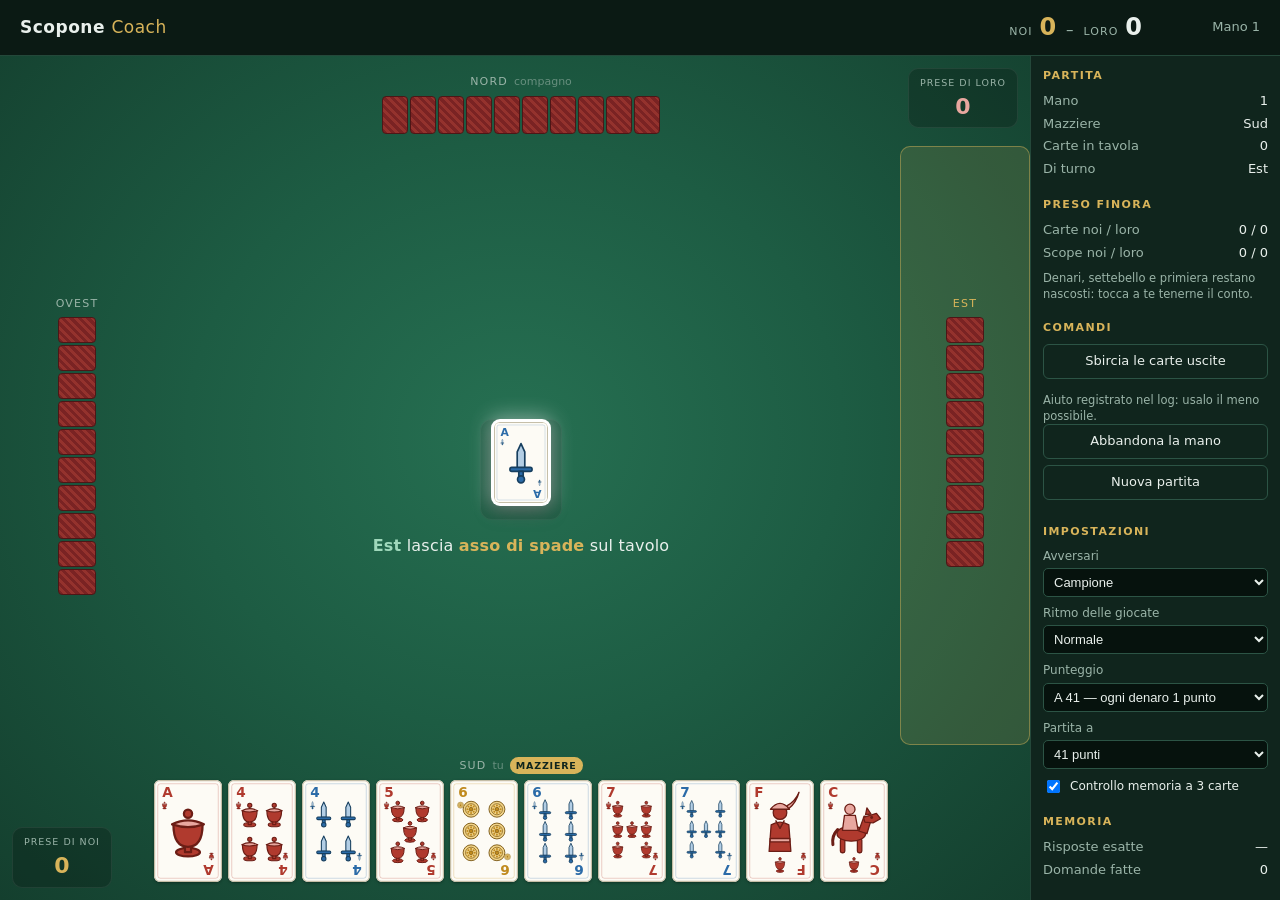
<file: index.html>
<!DOCTYPE html>
<html lang="it">
<head>
<meta charset="utf-8">
<meta name="viewport" content="width=device-width,initial-scale=1,viewport-fit=cover">
<title>Scopone Coach</title>
<meta name="description" content="Allenamento a scopone scientifico contro tre avversari virtuali, per imparare a ricordare le carte.">
<meta name="theme-color" content="#0b1a14">
<meta name="mobile-web-app-capable" content="yes">
<meta name="apple-mobile-web-app-capable" content="yes">
<meta name="apple-mobile-web-app-status-bar-style" content="black-translucent">
<meta name="apple-mobile-web-app-title" content="Scopone">
<link rel="icon" href="icona.svg" type="image/svg+xml">
<link rel="apple-touch-icon" href="icona.svg">
<link rel="manifest" href="manifest.webmanifest">
<link rel="stylesheet" href="style.css">
</head>
<body>

<header id="testa">
  <h1>Scopone <span>Coach</span></h1>
  <div id="tabellone">
    <div class="sq sq0"><span class="et">Noi</span><span class="pt" id="pt0">0</span></div>
    <div class="sep">–</div>
    <div class="sq sq1"><span class="et">Loro</span><span class="pt" id="pt1">0</span></div>
  </div>
  <div id="statoMano">Mano 1</div>
</header>

<main>
  <section id="tavoloWrap">
    <div class="posto posto-nord" id="posto2">
      <div class="etichetta">Nord <em>compagno</em><span class="cartaro">mazziere</span></div>
      <div class="dorsi" id="dorsi2"></div>
    </div>

    <div class="posto posto-ovest" id="posto3">
      <div class="etichetta">Ovest<span class="cartaro">mazziere</span></div>
      <div class="dorsi" id="dorsi3"></div>
    </div>

    <div class="posto posto-est" id="posto1">
      <div class="etichetta">Est<span class="cartaro">mazziere</span></div>
      <div class="dorsi" id="dorsi1"></div>
    </div>

    <div id="centro">
      <div id="ultime"></div>
      <div id="tavolo"></div>
      <div id="messaggio"></div>
    </div>

    <div class="mazzetto mazzetto-loro" id="mazzoLoro">
      <span class="et">prese di Loro</span>
      <span class="n">0</span>
    </div>
    <div class="mazzetto mazzetto-noi" id="mazzoNoi">
      <span class="et">prese di Noi</span>
      <span class="n">0</span>
    </div>

    <div class="posto posto-sud" id="posto0">
      <div class="etichetta">Sud <em>tu</em><span class="cartaro">mazziere</span></div>
      <div id="mia"></div>
    </div>
  </section>

  <aside id="lato">
    <div class="pannello">
      <h2>Partita</h2>
      <dl id="info">
        <dt>Mano</dt><dd id="iMano">1</dd>
        <dt>Mazziere</dt><dd id="iMazziere">Ovest</dd>
        <dt>Carte in tavola</dt><dd id="iTavolo">0</dd>
        <dt>Di turno</dt><dd id="iTurno">Sud</dd>
      </dl>
    </div>

    <div class="pannello">
      <h2>Preso finora</h2>
      <dl id="bottino">
        <dt>Carte noi / loro</dt><dd id="bCarte">0 / 0</dd>
        <dt>Scope noi / loro</dt><dd id="bScope">0 / 0</dd>
      </dl>
      <p class="nota">Denari, settebello e primiera restano nascosti: tocca a te tenerne il conto.</p>
    </div>

    <div class="pannello">
      <h2>Comandi</h2>
      <button id="btnSbircia" class="secondario">Sbircia le carte uscite</button>
      <p class="nota" id="notaSbircia">Aiuto registrato nel log: usalo il meno possibile.</p>
      <button id="btnNuovaMano" class="secondario">Abbandona la mano</button>
      <button id="btnNuovaPartita" class="secondario">Nuova partita</button>
    </div>

    <div class="pannello">
      <h2>Impostazioni</h2>
      <label>Avversari
        <select id="optLivello">
          <option value="principiante">Principiante</option>
          <option value="intermedio">Intermedio</option>
          <option value="campione" selected>Campione</option>
        </select>
      </label>
      <label>Ritmo delle giocate
        <select id="optRitardo">
          <option value="700">Svelto</option>
          <option value="1100" selected>Normale</option>
          <option value="1700">Lento</option>
          <option value="2400">Molto lento</option>
        </select>
      </label>
      <label>Punteggio
        <select id="optSistema">
          <option value="quarantuno" selected>A 41 — ogni denaro 1 punto</option>
          <option value="classico">Classico — carte, denari, 7 bello, primiera</option>
        </select>
      </label>
      <label>Partita a
        <select id="optObiettivo"></select>
      </label>
      <label class="check">
        <input type="checkbox" id="optCheckpoint" checked>
        Controllo memoria a 3 carte
      </label>
    </div>

    <div class="pannello">
      <h2>Memoria</h2>
      <dl id="statMem">
        <dt>Risposte esatte</dt><dd id="mAcc">—</dd>
        <dt>Domande fatte</dt><dd id="mTot">0</dd>
      </dl>
    </div>

    <div class="pannello" id="panArchivio">
      <h2>Archivio mani</h2>
      <dl><dt>Mani salvate</dt><dd id="aCount">0</dd></dl>
      <button id="btnCopiaArchivio" class="secondario">Copia tutto per l'analisi</button>
      <button id="btnScaricaArchivio" class="secondario">Scarica l'archivio</button>
      <button id="btnSvuotaArchivio" class="secondario">Svuota</button>
      <p class="nota">Le mani restano nel browser di questo dispositivo.</p>
    </div>
  </aside>
</main>

<div id="velo" class="nascosto"></div>
<div id="finestra" class="nascosto"></div>

<script src="rules.js"></script>
<script src="carte.js"></script>
<script src="ai.js"></script>
<script src="app.js"></script>
</body>
</html>
</file>
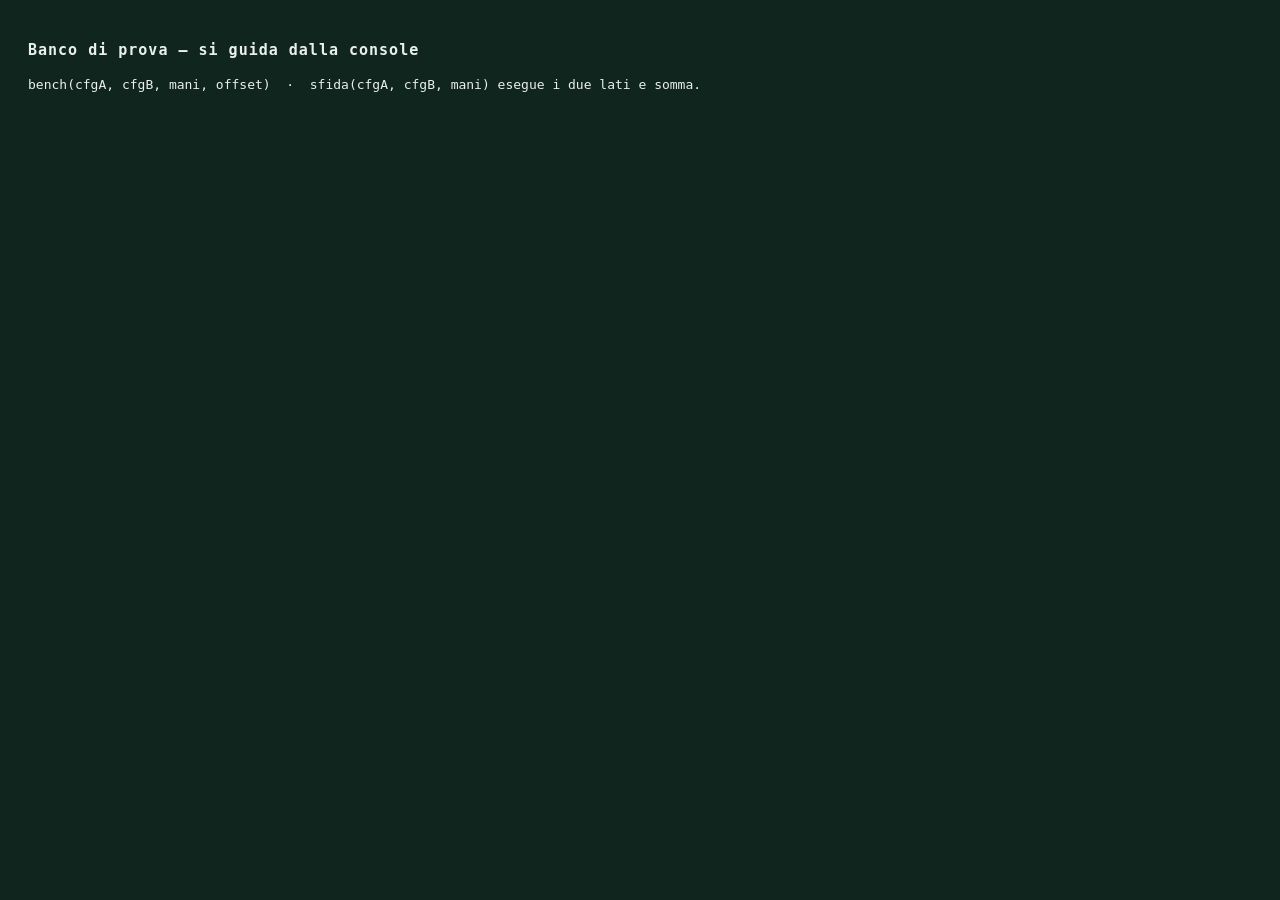
<file: bench.html>
<!DOCTYPE html>
<html lang="it">
<head>
<meta charset="utf-8">
<title>Scopone Coach — banco di prova del motore</title>
<style>
  body { font: 13px/1.6 ui-monospace, Menlo, monospace; background: #10251d; color: #e9f0ec; padding: 20px; }
  h1 { font-size: 15px; letter-spacing: 1px; }
  table { border-collapse: collapse; margin-top: 12px; }
  td, th { padding: 4px 12px; text-align: right; border-bottom: 1px solid #2c5445; }
  th:first-child, td:first-child { text-align: left; }
  .meglio { color: #7fd6a0; font-weight: 700; }
  .peggio { color: #e8836f; }
</style>
</head>
<body>
<h1>Banco di prova — si guida dalla console</h1>
<p>bench(cfgA, cfgB, mani, offset) &nbsp;·&nbsp; sfida(cfgA, cfgB, mani) esegue i due lati e somma.</p>
<div id="out"></div>

<script src="rules.js"></script>
<script src="ai.js"></script>
<script>
/* Fa giocare due configurazioni una contro l'altra e misura non solo i punti
 * ma anche le scope concesse, che e' il difetto da correggere. */

function bench(cfgA, cfgB, mani, offset) {
  impostaSistema('quarantuno');
  const r = { puntiA: 0, puntiB: 0, scopeA: 0, scopeB: 0, denariA: 0, denariB: 0,
              maniA: 0, maniB: 0, ms: 0 };
  const t0 = performance.now();
  for (let k = 0; k < mani; k++) {
    const st = nuovaMano((k + (offset || 0)) * 7919 + 13, k % 4);
    while (!st.finita) {
      const m = scegliMossa(st, st.turno, (st.turno & 1) === 0 ? cfgA : cfgB);
      gioca(st, m.carta, m.presa);
    }
    const p = punteggioMano(st);
    r.puntiA += p[0].punti; r.puntiB += p[1].punti;
    r.scopeA += p[0].scope; r.scopeB += p[1].scope;
    r.denariA += p[0].denari; r.denariB += p[1].denari;
    if (p[0].punti > p[1].punti) r.maniA++; else if (p[1].punti > p[0].punti) r.maniB++;
  }
  r.ms = Math.round(performance.now() - t0);
  return r;
}

/* Stessa serie di mani giocata nei due sensi: toglie di mezzo il vantaggio
 * di posizione, che a scopone non e' trascurabile. */
function sfida(cfgA, cfgB, mani, offset) {
  const dritto = bench(cfgA, cfgB, mani, offset);
  const rovescio = bench(cfgB, cfgA, mani, offset);
  return {
    puntiA: dritto.puntiA + rovescio.puntiB,
    puntiB: dritto.puntiB + rovescio.puntiA,
    /* scope prese da A e da B: meno ne prende B, meno ne concede A */
    scopeA: dritto.scopeA + rovescio.scopeB,
    scopeB: dritto.scopeB + rovescio.scopeA,
    denariA: dritto.denariA + rovescio.denariB,
    denariB: dritto.denariB + rovescio.denariA,
    maniA: dritto.maniA + rovescio.maniB,
    maniB: dritto.maniB + rovescio.maniA,
    mani: mani * 2,
    ms: dritto.ms + rovescio.ms
  };
}

function mostra(nome, r) {
  const box = document.getElementById('out');
  const t = document.createElement('table');
  const riga = (et, a, b, piuMeglio) => {
    const ca = (piuMeglio ? a > b : a < b) ? 'meglio' : (a === b ? '' : 'peggio');
    const cb = (piuMeglio ? b > a : b < a) ? 'meglio' : (a === b ? '' : 'peggio');
    return '<tr><th>' + et + '</th><td class="' + ca + '">' + a +
           '</td><td class="' + cb + '">' + b + '</td></tr>';
  };
  t.innerHTML = '<tr><th>' + nome + ' (' + r.mani + ' mani, ' + Math.round(r.ms / 1000) + 's)</th>' +
    '<th>A</th><th>B</th></tr>' +
    riga('punti', r.puntiA, r.puntiB, true) +
    riga('mani vinte', r.maniA, r.maniB, true) +
    riga('denari', r.denariA, r.denariB, true) +
    riga('scope fatte', r.scopeA, r.scopeB, true);
  box.appendChild(t);
  return r;
}
</script>
</body>
</html>
</file>
<file: style.css>
:root {
  --feltro: #1d5c43;
  --feltro-scuro: #133c2c;
  --oro: #d8b45a;
  --denari: #c08a1e;
  --coppe: #bb3226;
  --spade: #2b6ba8;
  --bastoni: #2c7a4e;
  --carta-bg: #fdfbf5;
  --pannello: #10251d;
  --testo: #e9f0ec;
  --tenue: #9ab4a8;
}

* { box-sizing: border-box; }

body {
  margin: 0;
  font: 15px/1.45 -apple-system, BlinkMacSystemFont, "Segoe UI", system-ui, sans-serif;
  background: var(--feltro-scuro);
  color: var(--testo);
  height: 100vh;
  display: flex;
  flex-direction: column;
  overflow: hidden;
}

/* ---------- testata ---------- */

#testa {
  display: flex;
  align-items: center;
  gap: 28px;
  padding: 10px 20px;
  background: #0b1a14;
  border-bottom: 1px solid #24483a;
  flex: 0 0 auto;
}
#testa h1 {
  margin: 0;
  font-size: 17px;
  letter-spacing: .5px;
  font-weight: 600;
}
#testa h1 span { color: var(--oro); font-weight: 400; }

#tabellone {
  display: flex;
  align-items: baseline;
  gap: 10px;
  margin-left: auto;
}
#tabellone .sq { display: flex; align-items: baseline; gap: 7px; }
#tabellone .et { font-size: 11px; text-transform: uppercase; letter-spacing: 1px; color: var(--tenue); }
#tabellone .pt { font-size: 24px; font-weight: 600; font-variant-numeric: tabular-nums; }
#tabellone .sq0 .pt { color: var(--oro); }
#tabellone .sep { color: var(--tenue); }
#statoMano { font-size: 13px; color: var(--tenue); min-width: 90px; text-align: right; }

/* ---------- impianto ---------- */

main {
  flex: 1 1 auto;
  display: flex;
  min-height: 0;
}

#tavoloWrap {
  position: relative;
  flex: 1 1 auto;
  display: grid;
  grid-template-columns: 130px 1fr 130px;
  grid-template-rows: auto minmax(0, 1fr) auto;
  grid-template-areas:
    ".     nord   ."
    "ovest centro est"
    ".     sud    .";
  gap: 6px;
  padding: 12px;
  background:
    radial-gradient(ellipse at 50% 45%, #267052 0%, var(--feltro) 45%, #143f2e 100%);
  min-width: 0;
}

.posto-nord  { grid-area: nord; }
.posto-ovest { grid-area: ovest; }
.posto-est   { grid-area: est; }
.posto-sud   { grid-area: sud; }
#centro      { grid-area: centro; }

.posto {
  display: flex;
  flex-direction: column;
  align-items: center;
  justify-content: center;
  gap: 6px;
  border-radius: 10px;
  padding: 6px;
  transition: background .25s;
}
.posto.attivo { background: rgba(216,180,90,.14); box-shadow: inset 0 0 0 1px rgba(216,180,90,.45); }

.etichetta {
  font-size: 11px;
  text-transform: uppercase;
  letter-spacing: 1.2px;
  color: var(--tenue);
  white-space: nowrap;
}
.etichetta em { font-style: normal; opacity: .6; text-transform: none; letter-spacing: 0; }
.posto.attivo .etichetta { color: var(--oro); }

.etichetta { display: flex; align-items: center; gap: 6px; justify-content: center; }
.cartaro {
  display: none;
  font-size: 9.5px;
  letter-spacing: .8px;
  padding: 2px 6px 1px;
  border-radius: 999px;
  background: var(--oro);
  color: #10251d;
  font-weight: 700;
}
.posto.mazziere .cartaro { display: inline-block; }
.posto-ovest .etichetta, .posto-est .etichetta { flex-direction: column; gap: 3px; }

.dorsi { display: flex; gap: 2px; flex-wrap: wrap; justify-content: center; }
.posto-ovest .dorsi, .posto-est .dorsi { flex-direction: column; gap: 2px; }

.dorso {
  width: 26px; height: 38px;
  border-radius: 4px;
  background: repeating-linear-gradient(45deg, #7a2323 0 3px, #94322d 3px 6px);
  border: 1px solid #4d1616;
  flex: 0 0 auto;
}
.posto-ovest .dorso, .posto-est .dorso { width: 38px; height: 26px; }

/* ---------- centro ---------- */

#centro {
  display: flex;
  flex-direction: column;
  align-items: center;
  justify-content: center;
  gap: 14px;
  min-height: 0;
}

#ultime {
  display: flex;
  gap: 14px;
  align-items: flex-start;
  justify-content: center;
  min-height: 74px;
  flex-wrap: wrap;
}
.giocata {
  display: flex;
  flex-direction: column;
  align-items: center;
  gap: 3px;
  padding: 5px 7px;
  border-radius: 8px;
  background: rgba(0,0,0,.16);
}
.giocata .chi { font-size: 10px; text-transform: uppercase; letter-spacing: 1px; color: var(--tenue); }
.giocata.mia .chi { color: var(--oro); }
.giocata .riga { display: flex; align-items: center; gap: 3px; }
.giocata .freccia { color: var(--tenue); font-size: 11px; }
.giocata .scopa {
  font-size: 10px; font-weight: 700; letter-spacing: 1px;
  color: #0b1a14; background: var(--oro);
  border-radius: 3px; padding: 1px 5px;
}

#tavolo {
  display: flex;
  flex-wrap: wrap;
  gap: 7px;
  justify-content: center;
  align-content: center;
  min-height: 88px;
  padding: 10px 14px;
  border-radius: 12px;
  background: rgba(0,0,0,.13);
  box-shadow: inset 0 0 0 1px rgba(255,255,255,.05);
  max-width: 640px;
}
#tavolo:empty::after {
  content: "tavolo vuoto";
  color: rgba(255,255,255,.28);
  font-size: 12px;
  letter-spacing: 1px;
}

/* il racconto della mossa: e' la parte che rende leggibile l'animazione */
#messaggio {
  font-size: 16px;
  color: var(--testo);
  min-height: 26px;
  text-align: center;
  letter-spacing: .2px;
  transition: opacity .15s;
}
#messaggio b { color: var(--oro); font-weight: 600; }
#messaggio .chi { color: #9fd8bb; font-weight: 600; }
#messaggio .urlo {
  display: inline-block;
  background: var(--oro); color: #10251d;
  font-weight: 700; letter-spacing: 1.5px;
  padding: 2px 12px; border-radius: 999px;
}

/* i due mazzetti delle prese: le carte volano qui dentro, cosi' si vede
   dove finiscono invece di sparire nel nulla */
.mazzetto {
  position: absolute;
  display: flex;
  flex-direction: column;
  align-items: center;
  gap: 1px;
  padding: 8px 12px 6px;
  border-radius: 10px;
  background: rgba(0,0,0,.22);
  box-shadow: inset 0 0 0 1px rgba(255,255,255,.07);
  min-width: 92px;
}
.mazzetto .et {
  font-size: 9.5px; text-transform: uppercase; letter-spacing: 1px; color: var(--tenue);
  white-space: nowrap;
}
.mazzetto .n { font-size: 22px; font-weight: 700; font-variant-numeric: tabular-nums; }
.mazzetto-noi  { left: 12px; bottom: 12px; }
.mazzetto-noi .n { color: var(--oro); }
.mazzetto-loro { right: 12px; top: 12px; }
.mazzetto-loro .n { color: #e8a79f; }
.mazzetto.cresce {
  animation: pulsaMazzetto .45s ease-out;
}
@keyframes pulsaMazzetto {
  0%   { transform: scale(1); box-shadow: inset 0 0 0 1px rgba(255,255,255,.07); }
  40%  { transform: scale(1.13); box-shadow: inset 0 0 0 2px var(--oro); }
  100% { transform: scale(1); box-shadow: inset 0 0 0 1px rgba(255,255,255,.07); }
}

#mia { display: flex; gap: 6px; flex-wrap: nowrap; justify-content: center; }

/* ---------- carte ---------- */

.carta {
  position: relative;
  width: 54px; height: 81px;
  border-radius: 6px;
  background: var(--carta-bg);
  box-shadow: 0 1px 3px rgba(0,0,0,.35);
  overflow: hidden;
  user-select: none;
  flex: 0 0 auto;
}
.carta svg { display: block; width: 100%; height: 100%; }

.carta.grande { width: 68px; height: 102px; }
.carta.piccola { width: 38px; height: 57px; border-radius: 4px; }

.carta.cliccabile { cursor: pointer; transition: transform .12s, box-shadow .12s; }
.carta.cliccabile:hover { transform: translateY(-9px); box-shadow: 0 6px 14px rgba(0,0,0,.45); }
.carta.spenta { opacity: .34; filter: grayscale(.6); }
.carta.evidenzia { box-shadow: 0 0 0 2px var(--oro), 0 4px 10px rgba(0,0,0,.4); }

#mia.inattiva .carta { cursor: default; }
#mia.inattiva .carta:hover { transform: none; box-shadow: 0 1px 3px rgba(0,0,0,.35); }

/* ---------- animazione della giocata ---------- */

.volante {
  position: fixed;
  z-index: 30;
  pointer-events: none;
  border-radius: 6px;
  overflow: hidden;
  background: var(--carta-bg);
  box-shadow: 0 14px 30px rgba(0,0,0,.55);
  transition-property: left, top, width, height, transform, opacity;
  transition-timing-function: cubic-bezier(.25,.85,.35,1);
  transition-duration: 0ms;
}
.volante svg { display: block; width: 100%; height: 100%; }
.volante.coperta {
  background: repeating-linear-gradient(45deg, #7a2323 0 4px, #94322d 4px 8px);
  border: 1px solid #4d1616;
}

/* la carta appena calata: anello bianco */
.carta.cartaGiocata {
  box-shadow: 0 0 0 3px #fff, 0 0 20px 5px rgba(255,255,255,.45), 0 8px 18px rgba(0,0,0,.5);
  transform: translateY(-7px);
  transition: transform .25s, box-shadow .25s;
  z-index: 2;
}
/* le carte che sta portando via: anello dorato */
.carta.inPresa {
  box-shadow: 0 0 0 3px var(--oro), 0 0 20px 5px rgba(216,180,90,.4), 0 8px 18px rgba(0,0,0,.5);
  transform: translateY(-7px);
  transition: transform .25s, box-shadow .25s;
  z-index: 2;
}

/* nel momento della presa il resto del tavolo si spegne: restano accese
   solo la carta calata e quelle che si porta via */
#tavolo .carta { transition: opacity .22s, filter .22s, transform .25s, box-shadow .25s; }
#tavolo.evidenzia .carta { opacity: .2; filter: grayscale(.75); }
#tavolo.evidenzia .carta.cartaGiocata,
#tavolo.evidenzia .carta.inPresa { opacity: 1; filter: none; }

/* ---------- pannello laterale ---------- */

#lato {
  flex: 0 0 250px;
  background: var(--pannello);
  border-left: 1px solid #24483a;
  padding: 12px;
  overflow-y: auto;
}
.pannello { margin-bottom: 18px; }
.pannello h2 {
  font-size: 11px; text-transform: uppercase; letter-spacing: 1.4px;
  color: var(--oro); margin: 0 0 8px; font-weight: 600;
}
.pannello dl { margin: 0; display: grid; grid-template-columns: 1fr auto; gap: 4px 10px; font-size: 13px; }
.pannello dt { color: var(--tenue); }
.pannello dd { margin: 0; text-align: right; font-variant-numeric: tabular-nums; }
.nota { font-size: 11.5px; color: var(--tenue); margin: 7px 0 0; line-height: 1.4; }

#lato label { display: block; font-size: 12px; color: var(--tenue); margin-bottom: 8px; }
#lato label.check { display: flex; align-items: center; gap: 7px; color: var(--testo); }
#lato select {
  display: block; width: 100%; margin-top: 3px; padding: 5px 6px;
  background: #06120d; color: var(--testo);
  border: 1px solid #2c5445; border-radius: 5px; font-size: 13px;
}

button {
  font: inherit; font-size: 13px;
  border-radius: 6px; padding: 7px 12px; cursor: pointer;
  border: 1px solid var(--oro); background: var(--oro); color: #10251d;
  font-weight: 600;
}
button:hover { filter: brightness(1.08); }
button:disabled {
  opacity: .35;
  cursor: not-allowed;
  filter: none;
}
button.secondario {
  width: 100%; margin-bottom: 6px;
  background: transparent; color: var(--testo); border-color: #2c5445; font-weight: 400;
}
button.secondario:hover { border-color: var(--oro); color: var(--oro); }

/* ---------- finestre ---------- */

.nascosto { display: none !important; }

#velo {
  position: fixed; inset: 0;
  background: rgba(3,10,7,.72);
  z-index: 10;
}
#finestra {
  position: fixed; z-index: 11;
  top: 50%; left: 50%; transform: translate(-50%,-50%);
  width: min(680px, 92vw);
  max-height: 88vh; overflow-y: auto;
  background: #12271e;
  border: 1px solid #2f5c4a;
  border-radius: 12px;
  padding: 22px 24px;
  box-shadow: 0 20px 60px rgba(0,0,0,.6);
}
#finestra h2 { margin: 0 0 4px; font-size: 19px; }
#finestra h3 { margin: 18px 0 8px; font-size: 12px; text-transform: uppercase; letter-spacing: 1.3px; color: var(--oro); }
#finestra p { margin: 6px 0; font-size: 14px; }
#finestra p.sottotitolo { color: var(--tenue); margin-bottom: 14px; }
#finestra .azioni { display: flex; gap: 8px; justify-content: flex-end; margin-top: 20px; }

.scelte { display: flex; flex-direction: column; gap: 8px; }
.scelta {
  display: flex; align-items: center; gap: 8px;
  padding: 8px 10px;
  border: 1px solid #2c5445; border-radius: 8px;
  background: rgba(0,0,0,.2); cursor: pointer;
}
.scelta:hover { border-color: var(--oro); background: rgba(216,180,90,.1); }
.scelta .desc { font-size: 12px; color: var(--tenue); margin-left: auto; }

table.punti { width: 100%; border-collapse: collapse; font-size: 14px; margin-top: 6px; }
table.punti th, table.punti td { padding: 6px 8px; text-align: right; border-bottom: 1px solid #24483a; }
table.punti th:first-child, table.punti td:first-child { text-align: left; color: var(--tenue); }
table.punti td.vinto { color: var(--oro); font-weight: 600; }
table.punti tr.totale td, table.punti tr.totale th { border-bottom: none; font-weight: 700; padding-top: 10px; }

.domanda { margin: 14px 0; }
.domanda .testo { font-size: 15px; margin-bottom: 8px; }
.opzioni { display: flex; flex-wrap: wrap; gap: 6px; }
.opzioni button {
  min-width: 42px; background: transparent; color: var(--testo);
  border-color: #2c5445; font-weight: 400;
}
.opzioni button.scelto { background: var(--oro); color: #10251d; border-color: var(--oro); font-weight: 600; }

.griglia40 { display: grid; grid-template-columns: repeat(10, 1fr); gap: 4px; margin-top: 6px; }
.griglia40 .cellaSeme { display: contents; }
.esito { font-size: 13px; }
.esito .ok { color: #7fd6a0; }
.esito .ko { color: #e8836f; }
.percorso { font-size: 12px; color: var(--tenue); word-break: break-all; }

/* ---------- schermi piccoli ---------- */

@media (hover: none) {
  /* su schermo touch il sollevamento va dato al tocco, non al passaggio */
  .carta.cliccabile:hover { transform: none; box-shadow: 0 1px 3px rgba(0,0,0,.35); }
  .carta.cliccabile:active { transform: translateY(-9px); box-shadow: 0 6px 14px rgba(0,0,0,.45); }
  button, .scelta { -webkit-tap-highlight-color: transparent; }
}

@media (max-width: 1080px) {
  #lato { flex-basis: 200px; }
  .carta { width: 46px; height: 69px; }
  .carta.grande { width: 58px; height: 87px; }
}

@media (max-width: 860px) {
  body { height: auto; min-height: 100vh; overflow: auto; }
  main { flex-direction: column; }

  #testa { flex-wrap: wrap; gap: 12px 18px; padding: 8px 12px; }
  #statoMano { min-width: 0; }

  #tavoloWrap {
    grid-template-columns: 62px 1fr 62px;
    padding: 8px;
    gap: 4px;
  }
  .posto-ovest .dorso, .posto-est .dorso { width: 30px; height: 21px; }
  .dorso { width: 21px; height: 31px; }
  .etichetta { font-size: 10px; letter-spacing: .8px; }
  .etichetta em { display: none; }

  #ultime { gap: 8px; min-height: 60px; }
  #tavolo { min-height: 70px; padding: 8px; gap: 5px; }
  #mia { flex-wrap: wrap; gap: 5px; }

  #lato {
    flex: none;
    width: 100%;
    border-left: none;
    border-top: 1px solid #24483a;
    display: grid;
    grid-template-columns: repeat(auto-fit, minmax(200px, 1fr));
    gap: 0 18px;
    align-items: start;
  }

  #finestra { padding: 18px 16px; width: min(680px, 94vw); }
  #finestra h2 { font-size: 17px; }
}

@media (max-width: 620px) {
  .carta { width: 40px; height: 60px; }
  .carta.grande { width: 52px; height: 78px; }
  .carta.piccola { width: 30px; height: 45px; }

  #tavoloWrap { grid-template-columns: 44px 1fr 44px; }
  .posto-ovest .dorso, .posto-est .dorso { width: 24px; height: 17px; }
  .griglia40 { grid-template-columns: repeat(5, 1fr); }
  .opzioni button { min-width: 36px; padding: 6px 8px; }
  #tabellone .pt { font-size: 20px; }
  #finestra .azioni { flex-wrap: wrap; }
}
</file>
